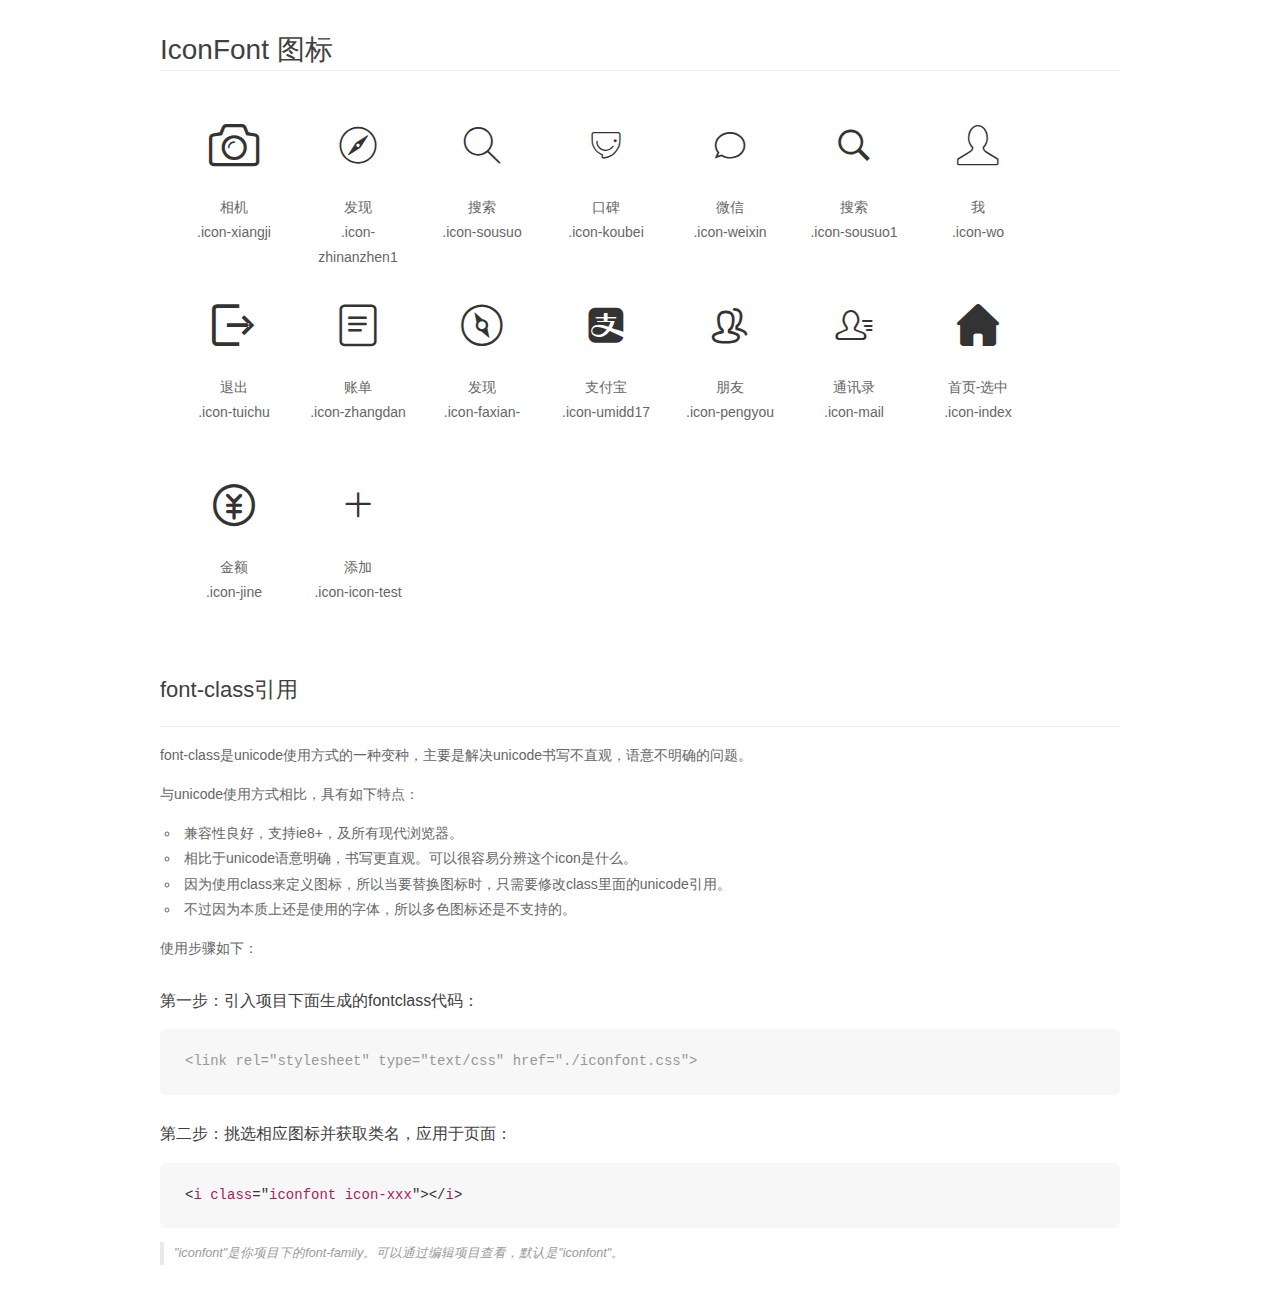
<file: font/demo_fontclass.html>
<!DOCTYPE html>
<html>
<head>
    <meta charset="utf-8"/>
    <title>IconFont</title>
    <link rel="stylesheet" href="demo.css">
    <link rel="stylesheet" href="iconfont.css">
</head>
<body>
    <div class="main markdown">
        <h1>IconFont 图标</h1>
        <ul class="icon_lists clear">
            
                <li>
                <i class="icon iconfont icon-xiangji"></i>
                    <div class="name">相机</div>
                    <div class="fontclass">.icon-xiangji</div>
                </li>
            
                <li>
                <i class="icon iconfont icon-zhinanzhen1"></i>
                    <div class="name">发现</div>
                    <div class="fontclass">.icon-zhinanzhen1</div>
                </li>
            
                <li>
                <i class="icon iconfont icon-sousuo"></i>
                    <div class="name">搜索</div>
                    <div class="fontclass">.icon-sousuo</div>
                </li>
            
                <li>
                <i class="icon iconfont icon-koubei"></i>
                    <div class="name">口碑</div>
                    <div class="fontclass">.icon-koubei</div>
                </li>
            
                <li>
                <i class="icon iconfont icon-weixin"></i>
                    <div class="name">微信</div>
                    <div class="fontclass">.icon-weixin</div>
                </li>
            
                <li>
                <i class="icon iconfont icon-sousuo1"></i>
                    <div class="name">搜索</div>
                    <div class="fontclass">.icon-sousuo1</div>
                </li>
            
                <li>
                <i class="icon iconfont icon-wo"></i>
                    <div class="name">我</div>
                    <div class="fontclass">.icon-wo</div>
                </li>
            
                <li>
                <i class="icon iconfont icon-tuichu"></i>
                    <div class="name">退出</div>
                    <div class="fontclass">.icon-tuichu</div>
                </li>
            
                <li>
                <i class="icon iconfont icon-zhangdan"></i>
                    <div class="name">账单</div>
                    <div class="fontclass">.icon-zhangdan</div>
                </li>
            
                <li>
                <i class="icon iconfont icon-faxian-"></i>
                    <div class="name">发现</div>
                    <div class="fontclass">.icon-faxian-</div>
                </li>
            
                <li>
                <i class="icon iconfont icon-umidd17"></i>
                    <div class="name">支付宝</div>
                    <div class="fontclass">.icon-umidd17</div>
                </li>
            
                <li>
                <i class="icon iconfont icon-pengyou"></i>
                    <div class="name">朋友</div>
                    <div class="fontclass">.icon-pengyou</div>
                </li>
            
                <li>
                <i class="icon iconfont icon-mail"></i>
                    <div class="name">通讯录</div>
                    <div class="fontclass">.icon-mail</div>
                </li>
            
                <li>
                <i class="icon iconfont icon-index"></i>
                    <div class="name">首页-选中</div>
                    <div class="fontclass">.icon-index</div>
                </li>
            
                <li>
                <i class="icon iconfont icon-jine"></i>
                    <div class="name">金额</div>
                    <div class="fontclass">.icon-jine</div>
                </li>
            
                <li>
                <i class="icon iconfont icon-icon-test"></i>
                    <div class="name">添加</div>
                    <div class="fontclass">.icon-icon-test</div>
                </li>
            
        </ul>

        <h2 id="font-class-">font-class引用</h2>
        <hr>

        <p>font-class是unicode使用方式的一种变种，主要是解决unicode书写不直观，语意不明确的问题。</p>
        <p>与unicode使用方式相比，具有如下特点：</p>
        <ul>
        <li>兼容性良好，支持ie8+，及所有现代浏览器。</li>
        <li>相比于unicode语意明确，书写更直观。可以很容易分辨这个icon是什么。</li>
        <li>因为使用class来定义图标，所以当要替换图标时，只需要修改class里面的unicode引用。</li>
        <li>不过因为本质上还是使用的字体，所以多色图标还是不支持的。</li>
        </ul>
        <p>使用步骤如下：</p>
        <h3 id="-fontclass-">第一步：引入项目下面生成的fontclass代码：</h3>


        <pre><code class="lang-js hljs javascript"><span class="hljs-comment">&lt;link rel="stylesheet" type="text/css" href="./iconfont.css"&gt;</span></code></pre>
        <h3 id="-">第二步：挑选相应图标并获取类名，应用于页面：</h3>
        <pre><code class="lang-css hljs">&lt;<span class="hljs-selector-tag">i</span> <span class="hljs-selector-tag">class</span>="<span class="hljs-selector-tag">iconfont</span> <span class="hljs-selector-tag">icon-xxx</span>"&gt;&lt;/<span class="hljs-selector-tag">i</span>&gt;</code></pre>
        <blockquote>
        <p>"iconfont"是你项目下的font-family。可以通过编辑项目查看，默认是"iconfont"。</p>
        </blockquote>
    </div>
</body>
</html>
</file>
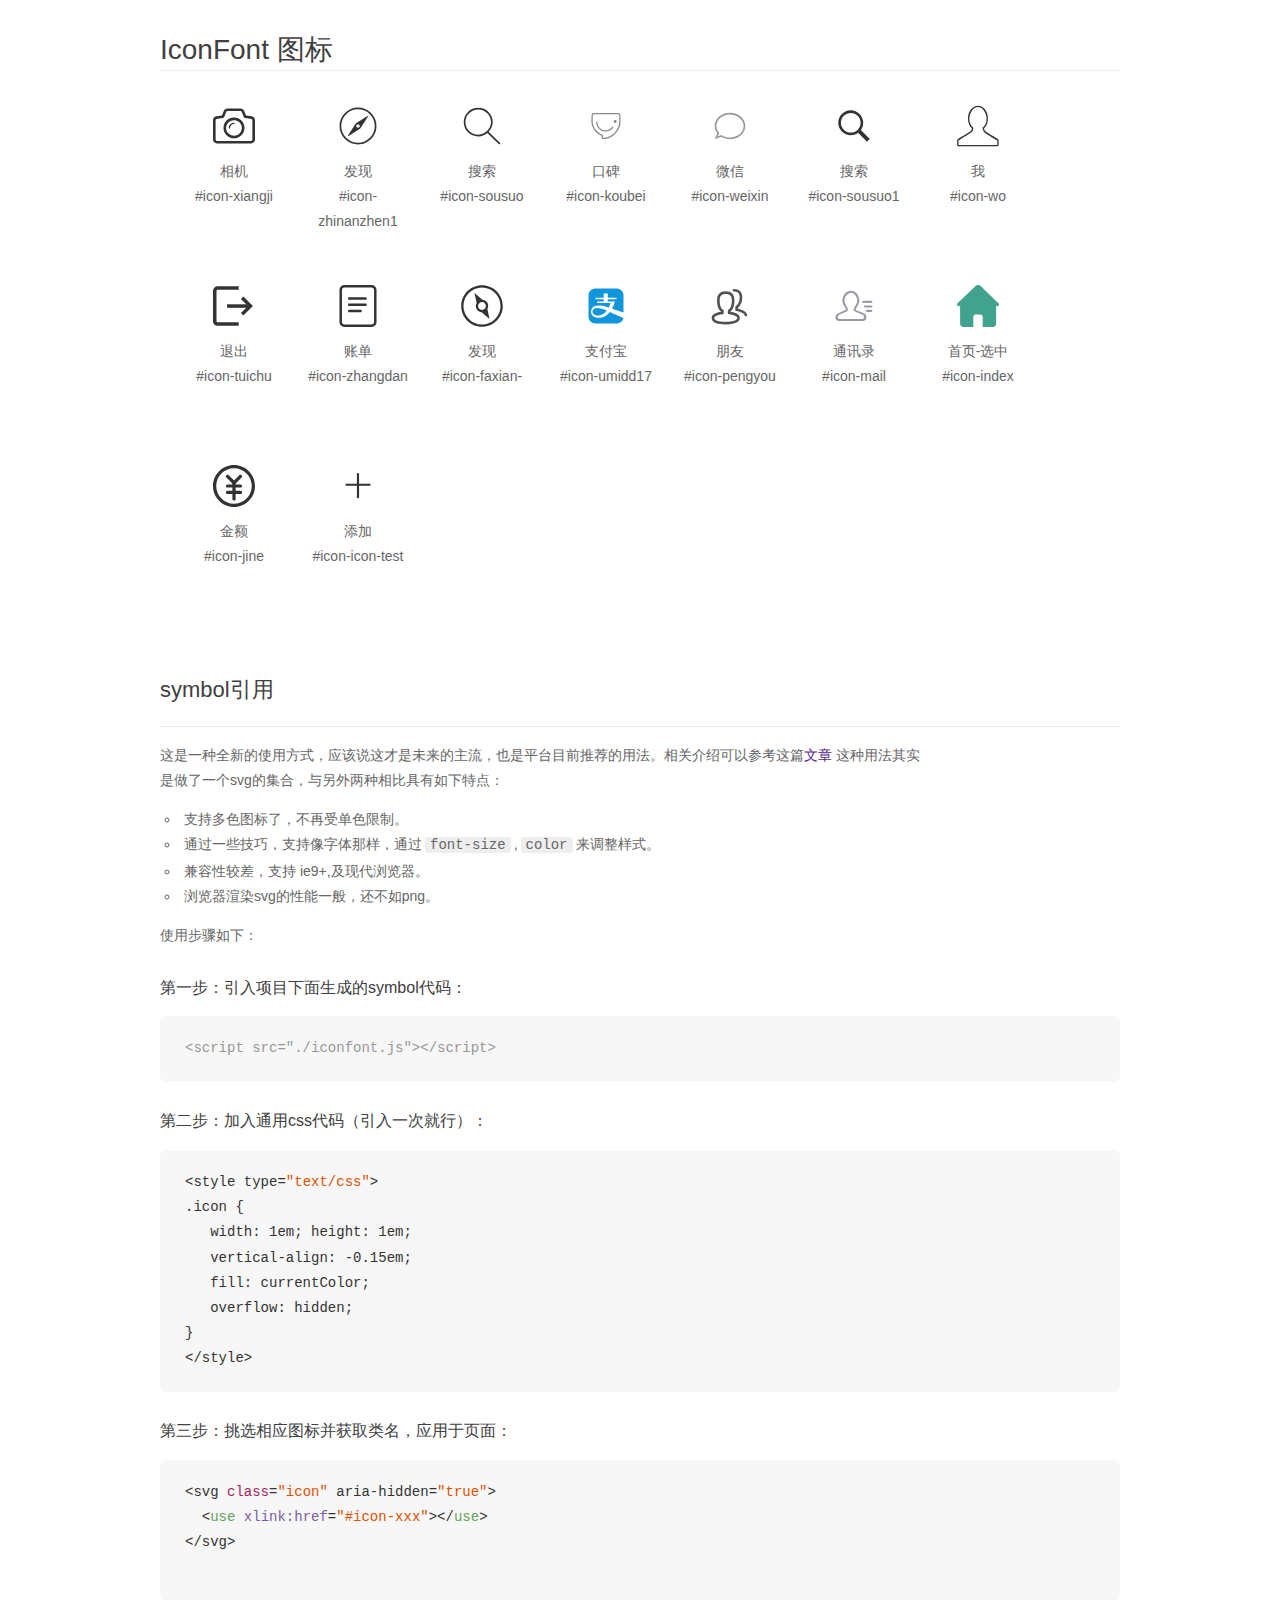
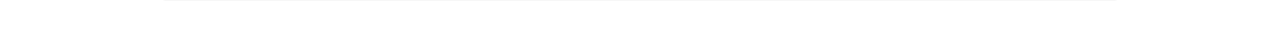
<file: font/demo_symbol.html>
<!DOCTYPE html>
<html>
<head>
    <meta charset="utf-8"/>
    <title>IconFont</title>
    <link rel="stylesheet" href="demo.css">
    <script src="iconfont.js"></script>

    <style type="text/css">
        .icon {
          /* 通过设置 font-size 来改变图标大小 */
          width: 1em; height: 1em;
          /* 图标和文字相邻时，垂直对齐 */
          vertical-align: -0.15em;
          /* 通过设置 color 来改变 SVG 的颜色/fill */
          fill: currentColor;
          /* path 和 stroke 溢出 viewBox 部分在 IE 下会显示
             normalize.css 中也包含这行 */
          overflow: hidden;
        }

    </style>
</head>
<body>
    <div class="main markdown">
        <h1>IconFont 图标</h1>
        <ul class="icon_lists clear">
            
                <li>
                    <svg class="icon" aria-hidden="true">
                        <use xlink:href="#icon-xiangji"></use>
                    </svg>
                    <div class="name">相机</div>
                    <div class="fontclass">#icon-xiangji</div>
                </li>
            
                <li>
                    <svg class="icon" aria-hidden="true">
                        <use xlink:href="#icon-zhinanzhen1"></use>
                    </svg>
                    <div class="name">发现</div>
                    <div class="fontclass">#icon-zhinanzhen1</div>
                </li>
            
                <li>
                    <svg class="icon" aria-hidden="true">
                        <use xlink:href="#icon-sousuo"></use>
                    </svg>
                    <div class="name">搜索</div>
                    <div class="fontclass">#icon-sousuo</div>
                </li>
            
                <li>
                    <svg class="icon" aria-hidden="true">
                        <use xlink:href="#icon-koubei"></use>
                    </svg>
                    <div class="name">口碑</div>
                    <div class="fontclass">#icon-koubei</div>
                </li>
            
                <li>
                    <svg class="icon" aria-hidden="true">
                        <use xlink:href="#icon-weixin"></use>
                    </svg>
                    <div class="name">微信</div>
                    <div class="fontclass">#icon-weixin</div>
                </li>
            
                <li>
                    <svg class="icon" aria-hidden="true">
                        <use xlink:href="#icon-sousuo1"></use>
                    </svg>
                    <div class="name">搜索</div>
                    <div class="fontclass">#icon-sousuo1</div>
                </li>
            
                <li>
                    <svg class="icon" aria-hidden="true">
                        <use xlink:href="#icon-wo"></use>
                    </svg>
                    <div class="name">我</div>
                    <div class="fontclass">#icon-wo</div>
                </li>
            
                <li>
                    <svg class="icon" aria-hidden="true">
                        <use xlink:href="#icon-tuichu"></use>
                    </svg>
                    <div class="name">退出</div>
                    <div class="fontclass">#icon-tuichu</div>
                </li>
            
                <li>
                    <svg class="icon" aria-hidden="true">
                        <use xlink:href="#icon-zhangdan"></use>
                    </svg>
                    <div class="name">账单</div>
                    <div class="fontclass">#icon-zhangdan</div>
                </li>
            
                <li>
                    <svg class="icon" aria-hidden="true">
                        <use xlink:href="#icon-faxian-"></use>
                    </svg>
                    <div class="name">发现</div>
                    <div class="fontclass">#icon-faxian-</div>
                </li>
            
                <li>
                    <svg class="icon" aria-hidden="true">
                        <use xlink:href="#icon-umidd17"></use>
                    </svg>
                    <div class="name">支付宝</div>
                    <div class="fontclass">#icon-umidd17</div>
                </li>
            
                <li>
                    <svg class="icon" aria-hidden="true">
                        <use xlink:href="#icon-pengyou"></use>
                    </svg>
                    <div class="name">朋友</div>
                    <div class="fontclass">#icon-pengyou</div>
                </li>
            
                <li>
                    <svg class="icon" aria-hidden="true">
                        <use xlink:href="#icon-mail"></use>
                    </svg>
                    <div class="name">通讯录</div>
                    <div class="fontclass">#icon-mail</div>
                </li>
            
                <li>
                    <svg class="icon" aria-hidden="true">
                        <use xlink:href="#icon-index"></use>
                    </svg>
                    <div class="name">首页-选中</div>
                    <div class="fontclass">#icon-index</div>
                </li>
            
                <li>
                    <svg class="icon" aria-hidden="true">
                        <use xlink:href="#icon-jine"></use>
                    </svg>
                    <div class="name">金额</div>
                    <div class="fontclass">#icon-jine</div>
                </li>
            
                <li>
                    <svg class="icon" aria-hidden="true">
                        <use xlink:href="#icon-icon-test"></use>
                    </svg>
                    <div class="name">添加</div>
                    <div class="fontclass">#icon-icon-test</div>
                </li>
            
        </ul>


        <h2 id="symbol-">symbol引用</h2>
        <hr>

        <p>这是一种全新的使用方式，应该说这才是未来的主流，也是平台目前推荐的用法。相关介绍可以参考这篇<a href="">文章</a>
        这种用法其实是做了一个svg的集合，与另外两种相比具有如下特点：</p>
        <ul>
          <li>支持多色图标了，不再受单色限制。</li>
          <li>通过一些技巧，支持像字体那样，通过<code>font-size</code>,<code>color</code>来调整样式。</li>
          <li>兼容性较差，支持 ie9+,及现代浏览器。</li>
          <li>浏览器渲染svg的性能一般，还不如png。</li>
        </ul>
        <p>使用步骤如下：</p>
        <h3 id="-symbol-">第一步：引入项目下面生成的symbol代码：</h3>
        <pre><code class="lang-js hljs javascript"><span class="hljs-comment">&lt;script src="./iconfont.js"&gt;&lt;/script&gt;</span></code></pre>
        <h3 id="-css-">第二步：加入通用css代码（引入一次就行）：</h3>
        <pre><code class="lang-js hljs javascript">&lt;style type=<span class="hljs-string">"text/css"</span>&gt;
.icon {
   width: <span class="hljs-number">1</span>em; height: <span class="hljs-number">1</span>em;
   vertical-align: <span class="hljs-number">-0.15</span>em;
   fill: currentColor;
   overflow: hidden;
}
&lt;<span class="hljs-regexp">/style&gt;</span></code></pre>
        <h3 id="-">第三步：挑选相应图标并获取类名，应用于页面：</h3>
        <pre><code class="lang-js hljs javascript">&lt;svg <span class="hljs-class"><span class="hljs-keyword">class</span></span>=<span class="hljs-string">"icon"</span> aria-hidden=<span class="hljs-string">"true"</span>&gt;<span class="xml"><span class="hljs-tag">
  &lt;<span class="hljs-name">use</span> <span class="hljs-attr">xlink:href</span>=<span class="hljs-string">"#icon-xxx"</span>&gt;</span><span class="hljs-tag">&lt;/<span class="hljs-name">use</span>&gt;</span>
</span>&lt;<span class="hljs-regexp">/svg&gt;
        </span></code></pre>
    </div>
</body>
</html>
</file>
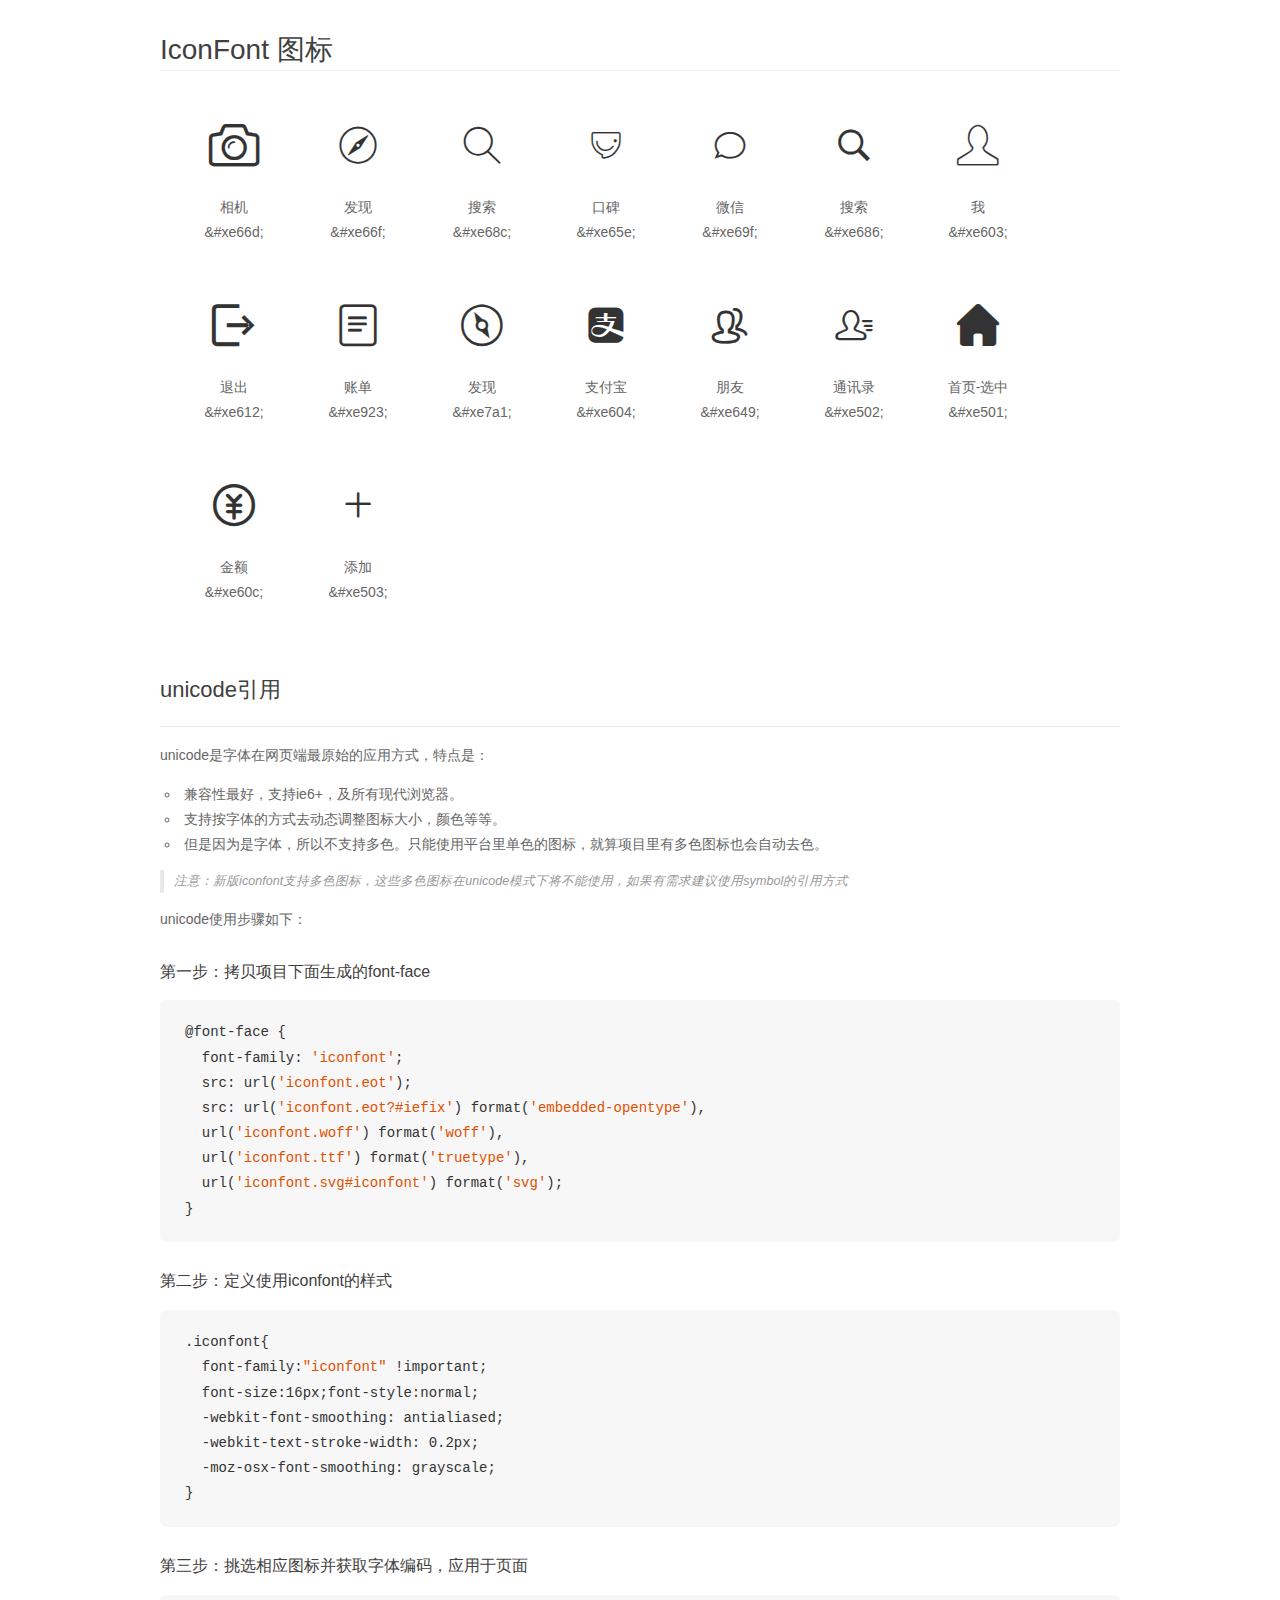
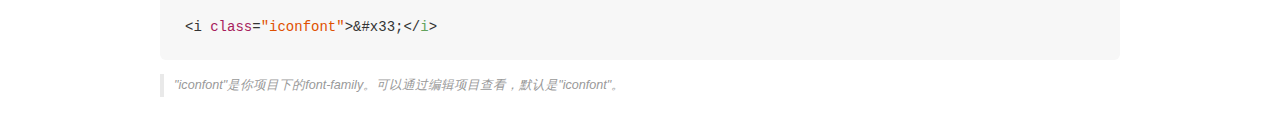
<file: font/demo_unicode.html>
<!DOCTYPE html>
<html>
<head>
    <meta charset="utf-8"/>
    <title>IconFont</title>
    <link rel="stylesheet" href="demo.css">

    <style type="text/css">

        @font-face {font-family: "iconfont";
          src: url('iconfont.eot'); /* IE9*/
          src: url('iconfont.eot#iefix') format('embedded-opentype'), /* IE6-IE8 */
          url('iconfont.woff') format('woff'), /* chrome, firefox */
          url('iconfont.ttf') format('truetype'), /* chrome, firefox, opera, Safari, Android, iOS 4.2+*/
          url('iconfont.svg#iconfont') format('svg'); /* iOS 4.1- */
        }

        .iconfont {
          font-family:"iconfont" !important;
          font-size:16px;
          font-style:normal;
          -webkit-font-smoothing: antialiased;
          -webkit-text-stroke-width: 0.2px;
          -moz-osx-font-smoothing: grayscale;
        }

    </style>
</head>
<body>
    <div class="main markdown">
        <h1>IconFont 图标</h1>
        <ul class="icon_lists clear">
            
                <li>
                <i class="icon iconfont">&#xe66d;</i>
                    <div class="name">相机</div>
                    <div class="code">&amp;#xe66d;</div>
                </li>
            
                <li>
                <i class="icon iconfont">&#xe66f;</i>
                    <div class="name">发现</div>
                    <div class="code">&amp;#xe66f;</div>
                </li>
            
                <li>
                <i class="icon iconfont">&#xe68c;</i>
                    <div class="name">搜索</div>
                    <div class="code">&amp;#xe68c;</div>
                </li>
            
                <li>
                <i class="icon iconfont">&#xe65e;</i>
                    <div class="name">口碑</div>
                    <div class="code">&amp;#xe65e;</div>
                </li>
            
                <li>
                <i class="icon iconfont">&#xe69f;</i>
                    <div class="name">微信</div>
                    <div class="code">&amp;#xe69f;</div>
                </li>
            
                <li>
                <i class="icon iconfont">&#xe686;</i>
                    <div class="name">搜索</div>
                    <div class="code">&amp;#xe686;</div>
                </li>
            
                <li>
                <i class="icon iconfont">&#xe603;</i>
                    <div class="name">我</div>
                    <div class="code">&amp;#xe603;</div>
                </li>
            
                <li>
                <i class="icon iconfont">&#xe612;</i>
                    <div class="name">退出</div>
                    <div class="code">&amp;#xe612;</div>
                </li>
            
                <li>
                <i class="icon iconfont">&#xe923;</i>
                    <div class="name">账单</div>
                    <div class="code">&amp;#xe923;</div>
                </li>
            
                <li>
                <i class="icon iconfont">&#xe7a1;</i>
                    <div class="name">发现</div>
                    <div class="code">&amp;#xe7a1;</div>
                </li>
            
                <li>
                <i class="icon iconfont">&#xe604;</i>
                    <div class="name">支付宝</div>
                    <div class="code">&amp;#xe604;</div>
                </li>
            
                <li>
                <i class="icon iconfont">&#xe649;</i>
                    <div class="name">朋友</div>
                    <div class="code">&amp;#xe649;</div>
                </li>
            
                <li>
                <i class="icon iconfont">&#xe502;</i>
                    <div class="name">通讯录</div>
                    <div class="code">&amp;#xe502;</div>
                </li>
            
                <li>
                <i class="icon iconfont">&#xe501;</i>
                    <div class="name">首页-选中</div>
                    <div class="code">&amp;#xe501;</div>
                </li>
            
                <li>
                <i class="icon iconfont">&#xe60c;</i>
                    <div class="name">金额</div>
                    <div class="code">&amp;#xe60c;</div>
                </li>
            
                <li>
                <i class="icon iconfont">&#xe503;</i>
                    <div class="name">添加</div>
                    <div class="code">&amp;#xe503;</div>
                </li>
            
        </ul>
        <h2 id="unicode-">unicode引用</h2>
        <hr>

        <p>unicode是字体在网页端最原始的应用方式，特点是：</p>
        <ul>
        <li>兼容性最好，支持ie6+，及所有现代浏览器。</li>
        <li>支持按字体的方式去动态调整图标大小，颜色等等。</li>
        <li>但是因为是字体，所以不支持多色。只能使用平台里单色的图标，就算项目里有多色图标也会自动去色。</li>
        </ul>
        <blockquote>
        <p>注意：新版iconfont支持多色图标，这些多色图标在unicode模式下将不能使用，如果有需求建议使用symbol的引用方式</p>
        </blockquote>
        <p>unicode使用步骤如下：</p>
        <h3 id="-font-face">第一步：拷贝项目下面生成的font-face</h3>
        <pre><code class="lang-js hljs javascript">@font-face {
  font-family: <span class="hljs-string">'iconfont'</span>;
  src: url(<span class="hljs-string">'iconfont.eot'</span>);
  src: url(<span class="hljs-string">'iconfont.eot?#iefix'</span>) format(<span class="hljs-string">'embedded-opentype'</span>),
  url(<span class="hljs-string">'iconfont.woff'</span>) format(<span class="hljs-string">'woff'</span>),
  url(<span class="hljs-string">'iconfont.ttf'</span>) format(<span class="hljs-string">'truetype'</span>),
  url(<span class="hljs-string">'iconfont.svg#iconfont'</span>) format(<span class="hljs-string">'svg'</span>);
}
</code></pre>
        <h3 id="-iconfont-">第二步：定义使用iconfont的样式</h3>
        <pre><code class="lang-js hljs javascript">.iconfont{
  font-family:<span class="hljs-string">"iconfont"</span> !important;
  font-size:<span class="hljs-number">16</span>px;font-style:normal;
  -webkit-font-smoothing: antialiased;
  -webkit-text-stroke-width: <span class="hljs-number">0.2</span>px;
  -moz-osx-font-smoothing: grayscale;
}
</code></pre>
        <h3 id="-">第三步：挑选相应图标并获取字体编码，应用于页面</h3>
        <pre><code class="lang-js hljs javascript">&lt;i <span class="hljs-class"><span class="hljs-keyword">class</span></span>=<span class="hljs-string">"iconfont"</span>&gt;&amp;#x33;<span class="xml"><span class="hljs-tag">&lt;/<span class="hljs-name">i</span>&gt;</span></span></code></pre>

        <blockquote>
        <p>"iconfont"是你项目下的font-family。可以通过编辑项目查看，默认是"iconfont"。</p>
        </blockquote>
    </div>


</body>
</html>
</file>
<file: font/iconfont.css>
@font-face {font-family: "iconfont";
  src: url('iconfont.eot?t=1545043363989'); /* IE9*/
  src: url('iconfont.eot?t=1545043363989#iefix') format('embedded-opentype'), /* IE6-IE8 */
  url('[data-uri]') format('woff'),
  url('iconfont.ttf?t=1545043363989') format('truetype'), /* chrome, firefox, opera, Safari, Android, iOS 4.2+*/
  url('iconfont.svg?t=1545043363989#iconfont') format('svg'); /* iOS 4.1- */
}

.iconfont {
  font-family:"iconfont" !important;
  font-size:16px;
  font-style:normal;
  -webkit-font-smoothing: antialiased;
  -moz-osx-font-smoothing: grayscale;
}

.icon-xiangji:before { content: "\e66d"; }

.icon-zhinanzhen1:before { content: "\e66f"; }

.icon-sousuo:before { content: "\e68c"; }

.icon-koubei:before { content: "\e65e"; }

.icon-weixin:before { content: "\e69f"; }

.icon-sousuo1:before { content: "\e686"; }

.icon-wo:before { content: "\e603"; }

.icon-tuichu:before { content: "\e612"; }

.icon-zhangdan:before { content: "\e923"; }

.icon-faxian-:before { content: "\e7a1"; }

.icon-umidd17:before { content: "\e604"; }

.icon-pengyou:before { content: "\e649"; }

.icon-mail:before { content: "\e502"; }

.icon-index:before { content: "\e501"; }

.icon-jine:before { content: "\e60c"; }

.icon-icon-test:before { content: "\e503"; }
</file>
<file: font/demo.css>
*{margin: 0;padding: 0;list-style: none;}
/*
KISSY CSS Reset
理念：1. reset 的目的不是清除浏览器的默认样式，这仅是部分工作。清除和重置是紧密不可分的。
2. reset 的目的不是让默认样式在所有浏览器下一致，而是减少默认样式有可能带来的问题。
3. reset 期望提供一套普适通用的基础样式。但没有银弹，推荐根据具体需求，裁剪和修改后再使用。
特色：1. 适应中文；2. 基于最新主流浏览器。
维护：玉伯<lifesinger@gmail.com>, 正淳<ragecarrier@gmail.com>
 */

/** 清除内外边距 **/
body, h1, h2, h3, h4, h5, h6, hr, p, blockquote, /* structural elements 结构元素 */
dl, dt, dd, ul, ol, li, /* list elements 列表元素 */
pre, /* text formatting elements 文本格式元素 */
form, fieldset, legend, button, input, textarea, /* form elements 表单元素 */
th, td /* table elements 表格元素 */ {
  margin: 0;
  padding: 0;
}

/** 设置默认字体 **/
body,
button, input, select, textarea /* for ie */ {
  font: 12px/1.5 tahoma, arial, \5b8b\4f53, sans-serif;
}
h1, h2, h3, h4, h5, h6 { font-size: 100%; }
address, cite, dfn, em, var { font-style: normal; } /* 将斜体扶正 */
code, kbd, pre, samp { font-family: courier new, courier, monospace; } /* 统一等宽字体 */
small { font-size: 12px; } /* 小于 12px 的中文很难阅读，让 small 正常化 */

/** 重置列表元素 **/
ul, ol { list-style: none; }

/** 重置文本格式元素 **/
a { text-decoration: none; }
a:hover { text-decoration: underline; }


/** 重置表单元素 **/
legend { color: #000; } /* for ie6 */
fieldset, img { border: 0; } /* img 搭车：让链接里的 img 无边框 */
button, input, select, textarea { font-size: 100%; } /* 使得表单元素在 ie 下能继承字体大小 */
/* 注：optgroup 无法扶正 */

/** 重置表格元素 **/
table { border-collapse: collapse; border-spacing: 0; }

/* 清除浮动 */
.ks-clear:after, .clear:after {
  content: '\20';
  display: block;
  height: 0;
  clear: both;
}
.ks-clear, .clear {
  *zoom: 1;
}

.main {
  padding: 30px 100px;
width: 960px;
margin: 0 auto;
}
.main h1{font-size:36px; color:#333; text-align:left;margin-bottom:30px; border-bottom: 1px solid #eee;}

.helps{margin-top:40px;}
.helps pre{
  padding:20px;
  margin:10px 0;
  border:solid 1px #e7e1cd;
  background-color: #fffdef;
  overflow: auto;
}

.icon_lists{
  width: 100% !important;

}

.icon_lists li{
  float:left;
  width: 100px;
  height:180px;
  text-align: center;
  list-style: none !important;
}
.icon_lists .icon{
  font-size: 42px;
  line-height: 100px;
  margin: 10px 0;
  color:#333;
  -webkit-transition: font-size 0.25s ease-out 0s;
  -moz-transition: font-size 0.25s ease-out 0s;
  transition: font-size 0.25s ease-out 0s;

}
.icon_lists .icon:hover{
  font-size: 100px;
}



.markdown {
  color: #666;
  font-size: 14px;
  line-height: 1.8;
}

.highlight {
  line-height: 1.5;
}

.markdown img {
  vertical-align: middle;
  max-width: 100%;
}

.markdown h1 {
  color: #404040;
  font-weight: 500;
  line-height: 40px;
  margin-bottom: 24px;
}

.markdown h2,
.markdown h3,
.markdown h4,
.markdown h5,
.markdown h6 {
  color: #404040;
  margin: 1.6em 0 0.6em 0;
  font-weight: 500;
  clear: both;
}

.markdown h1 {
  font-size: 28px;
}

.markdown h2 {
  font-size: 22px;
}

.markdown h3 {
  font-size: 16px;
}

.markdown h4 {
  font-size: 14px;
}

.markdown h5 {
  font-size: 12px;
}

.markdown h6 {
  font-size: 12px;
}

.markdown hr {
  height: 1px;
  border: 0;
  background: #e9e9e9;
  margin: 16px 0;
  clear: both;
}

.markdown p,
.markdown pre {
  margin: 1em 0;
}

.markdown > p,
.markdown > blockquote,
.markdown > .highlight,
.markdown > ol,
.markdown > ul {
  width: 80%;
}

.markdown ul > li {
  list-style: circle;
}

.markdown > ul li,
.markdown blockquote ul > li {
  margin-left: 20px;
  padding-left: 4px;
}

.markdown > ul li p,
.markdown > ol li p {
  margin: 0.6em 0;
}

.markdown ol > li {
  list-style: decimal;
}

.markdown > ol li,
.markdown blockquote ol > li {
  margin-left: 20px;
  padding-left: 4px;
}

.markdown code {
  margin: 0 3px;
  padding: 0 5px;
  background: #eee;
  border-radius: 3px;
}

.markdown pre {
  border-radius: 6px;
  background: #f7f7f7;
  padding: 20px;
}

.markdown pre code {
  border: none;
  background: #f7f7f7;
  margin: 0;
}

.markdown strong,
.markdown b {
  font-weight: 600;
}

.markdown > table {
  border-collapse: collapse;
  border-spacing: 0px;
  empty-cells: show;
  border: 1px solid #e9e9e9;
  width: 95%;
  margin-bottom: 24px;
}

.markdown > table th {
  white-space: nowrap;
  color: #333;
  font-weight: 600;

}

.markdown > table th,
.markdown > table td {
  border: 1px solid #e9e9e9;
  padding: 8px 16px;
  text-align: left;
}

.markdown > table th {
  background: #F7F7F7;
}

.markdown blockquote {
  font-size: 90%;
  color: #999;
  border-left: 4px solid #e9e9e9;
  padding-left: 0.8em;
  margin: 1em 0;
  font-style: italic;
}

.markdown blockquote p {
  margin: 0;
}

.markdown .anchor {
  opacity: 0;
  transition: opacity 0.3s ease;
  margin-left: 8px;
}

.markdown .waiting {
  color: #ccc;
}

.markdown h1:hover .anchor,
.markdown h2:hover .anchor,
.markdown h3:hover .anchor,
.markdown h4:hover .anchor,
.markdown h5:hover .anchor,
.markdown h6:hover .anchor {
  opacity: 1;
  display: inline-block;
}

.markdown > br,
.markdown > p > br {
  clear: both;
}


.hljs {
  display: block;
  background: white;
  padding: 0.5em;
  color: #333333;
  overflow-x: auto;
}

.hljs-comment,
.hljs-meta {
  color: #969896;
}

.hljs-string,
.hljs-variable,
.hljs-template-variable,
.hljs-strong,
.hljs-emphasis,
.hljs-quote {
  color: #df5000;
}

.hljs-keyword,
.hljs-selector-tag,
.hljs-type {
  color: #a71d5d;
}

.hljs-literal,
.hljs-symbol,
.hljs-bullet,
.hljs-attribute {
  color: #0086b3;
}

.hljs-section,
.hljs-name {
  color: #63a35c;
}

.hljs-tag {
  color: #333333;
}

.hljs-title,
.hljs-attr,
.hljs-selector-id,
.hljs-selector-class,
.hljs-selector-attr,
.hljs-selector-pseudo {
  color: #795da3;
}

.hljs-addition {
  color: #55a532;
  background-color: #eaffea;
}

.hljs-deletion {
  color: #bd2c00;
  background-color: #ffecec;
}

.hljs-link {
  text-decoration: underline;
}

pre{
  background: #fff;
}
</file>
